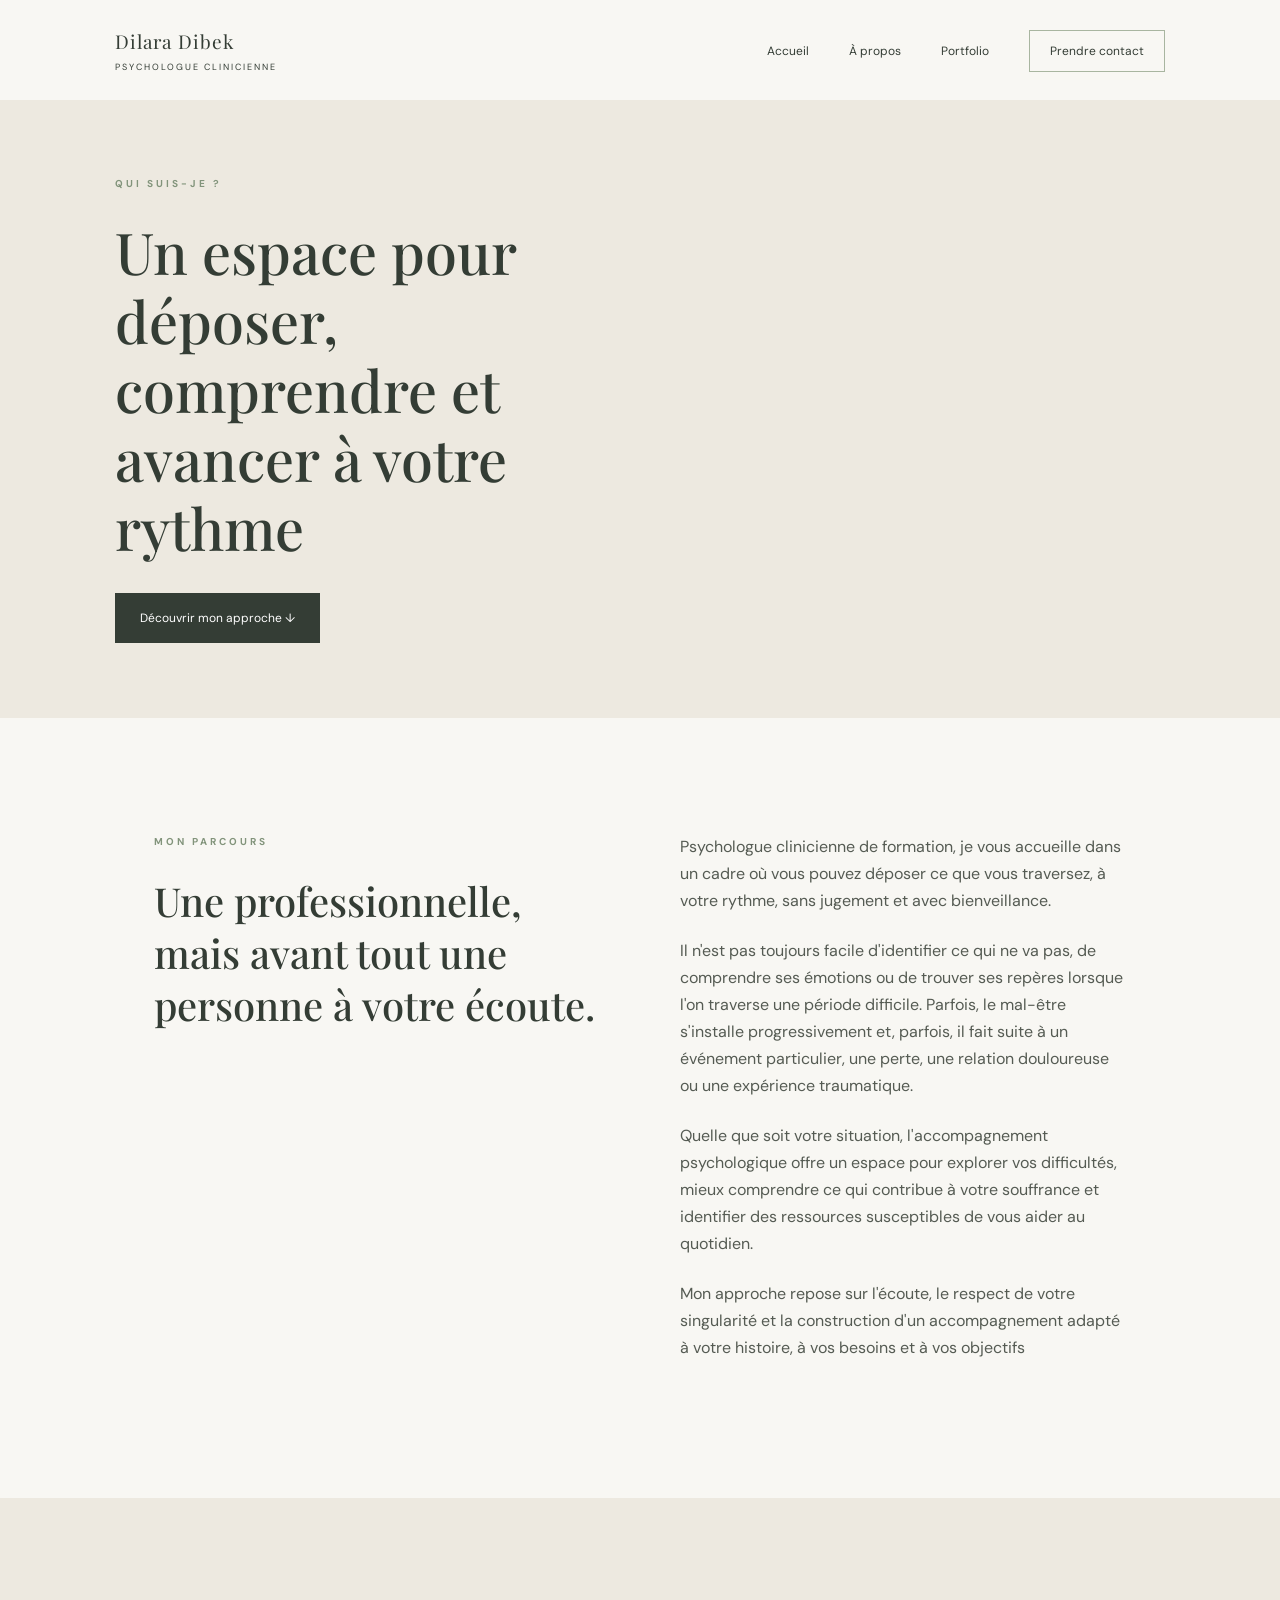
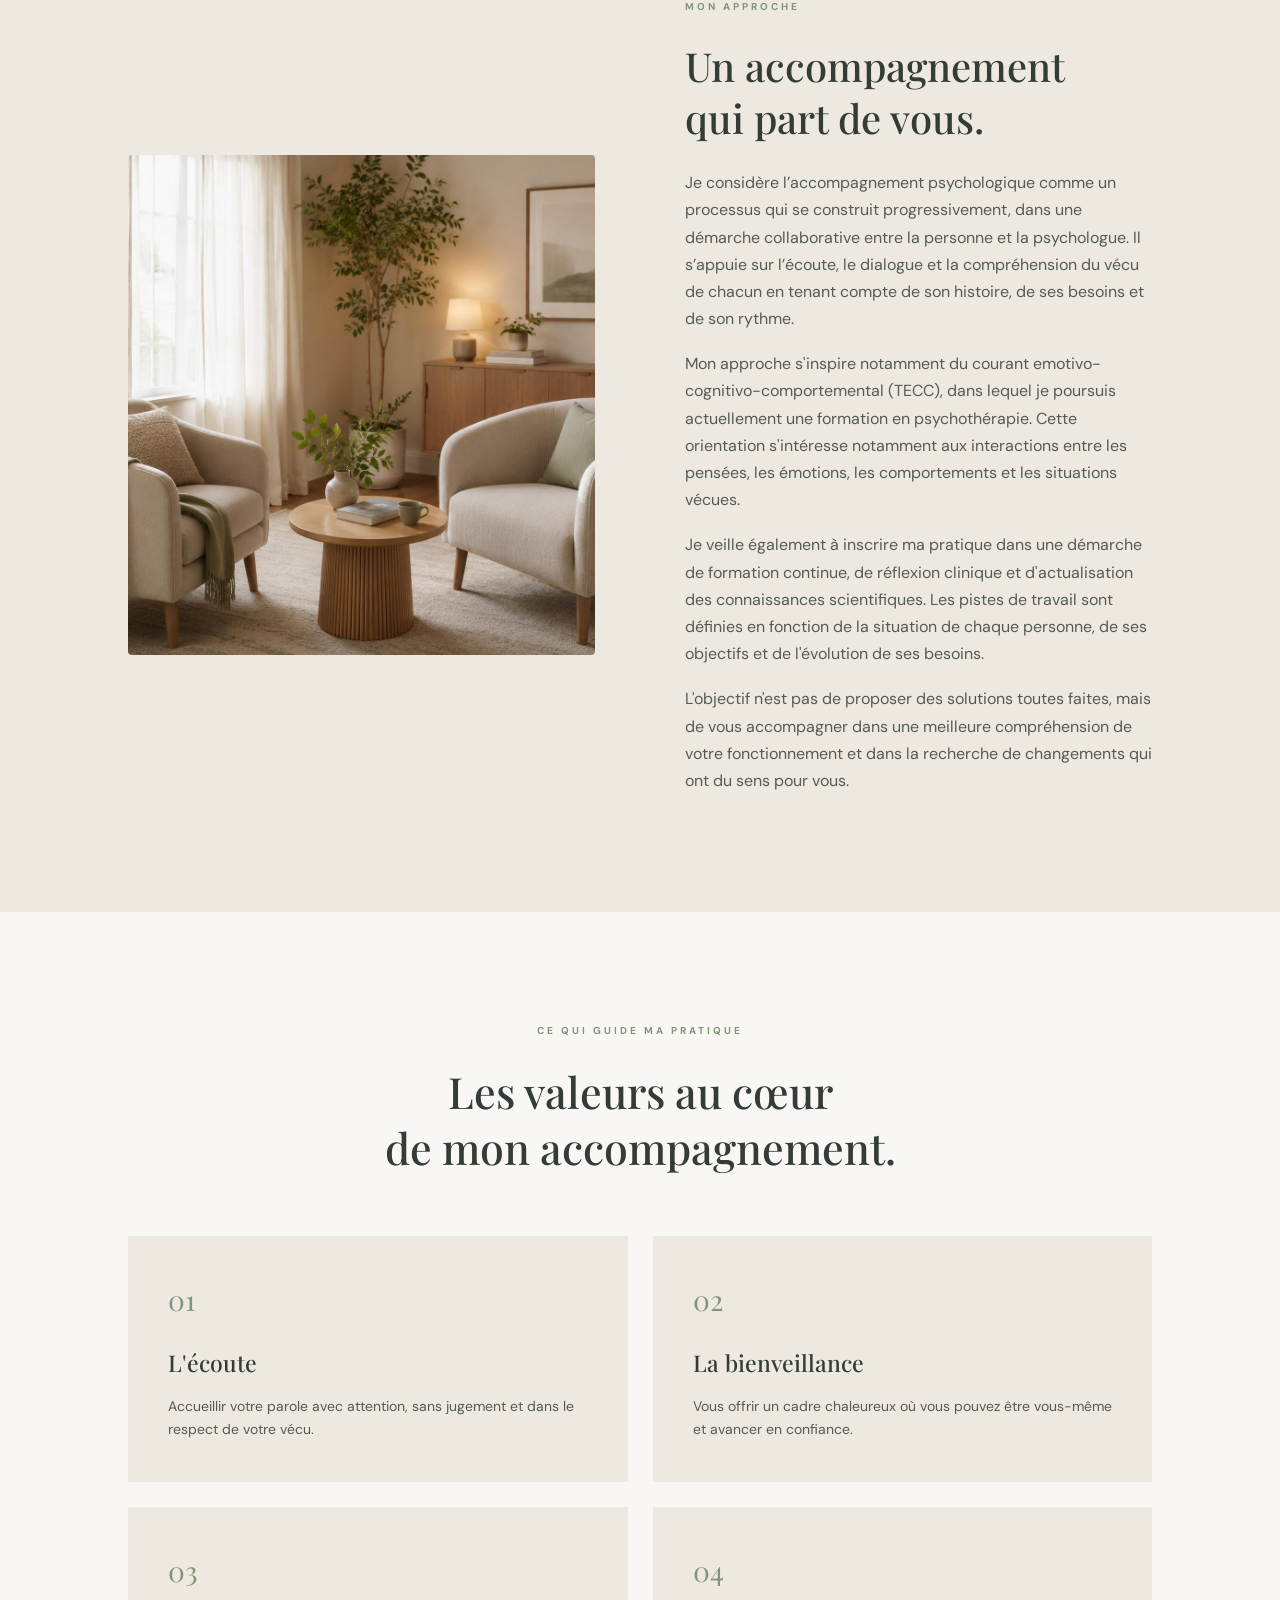
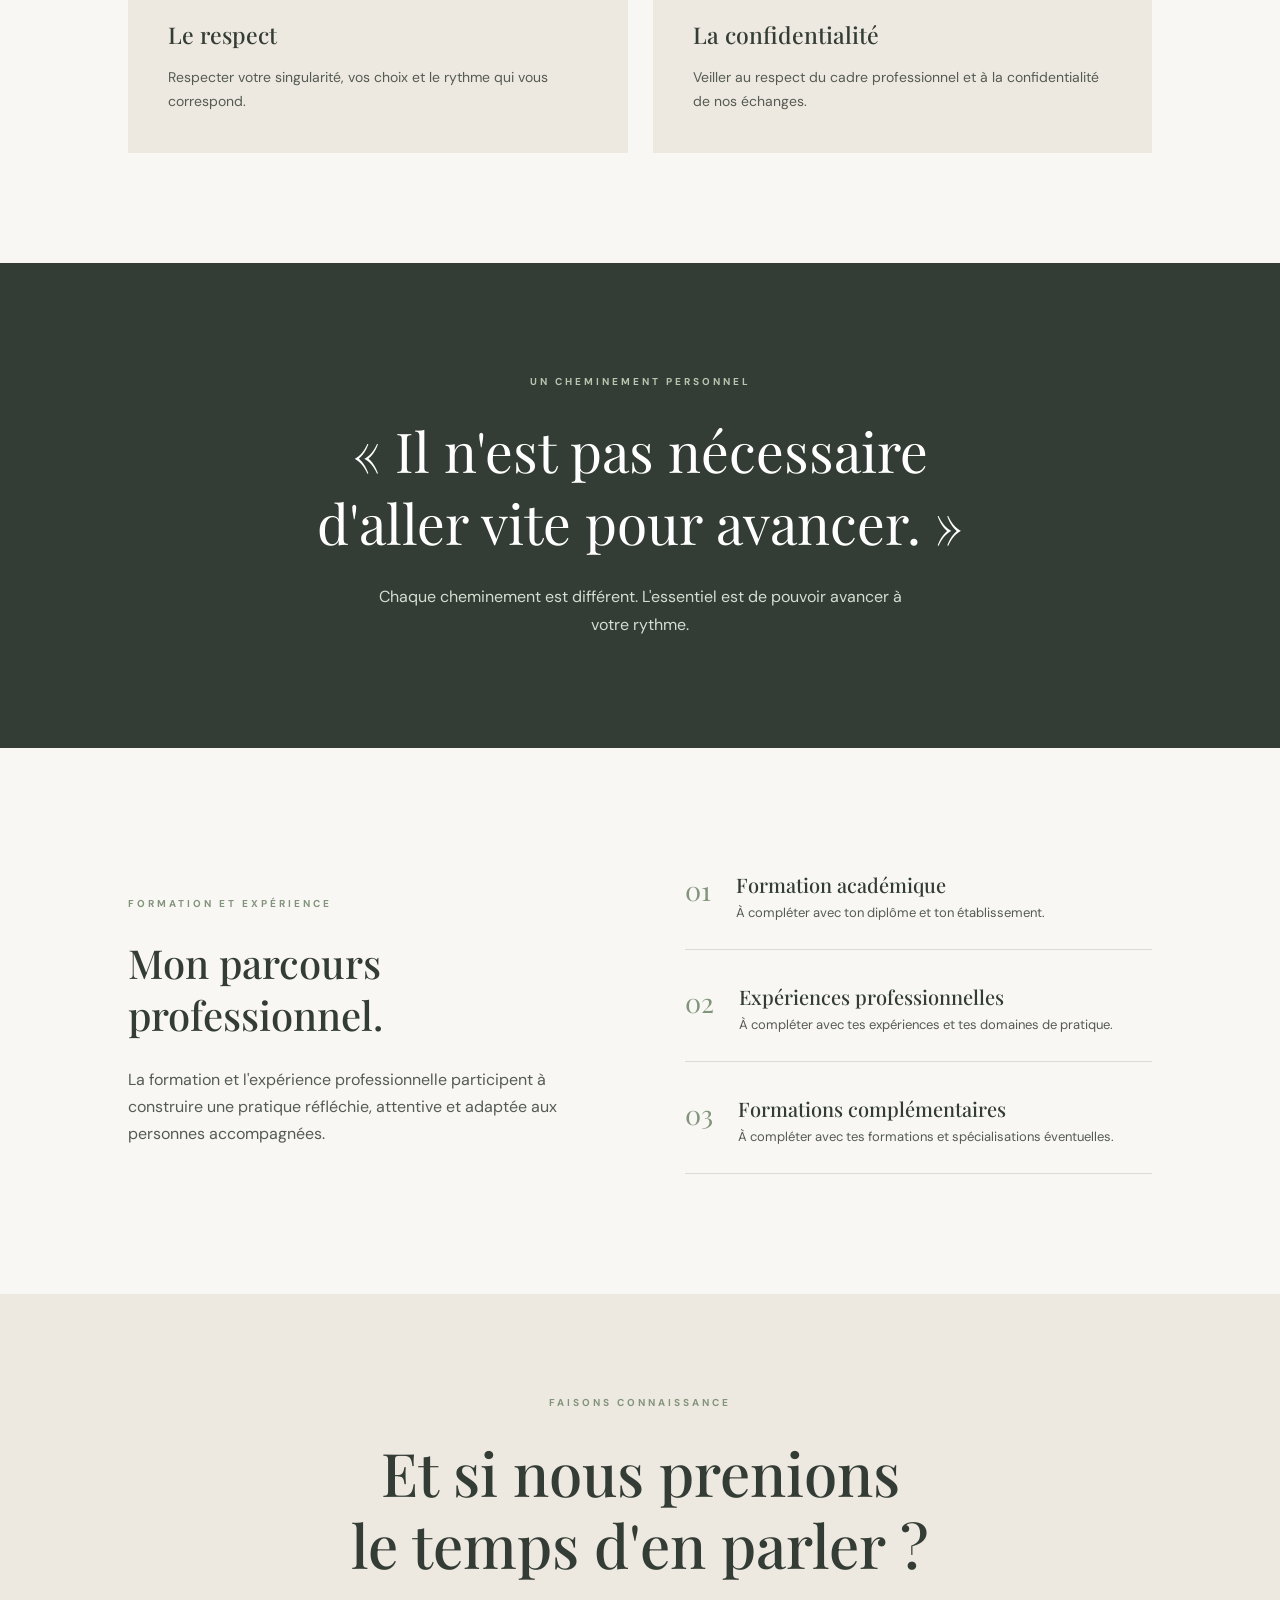
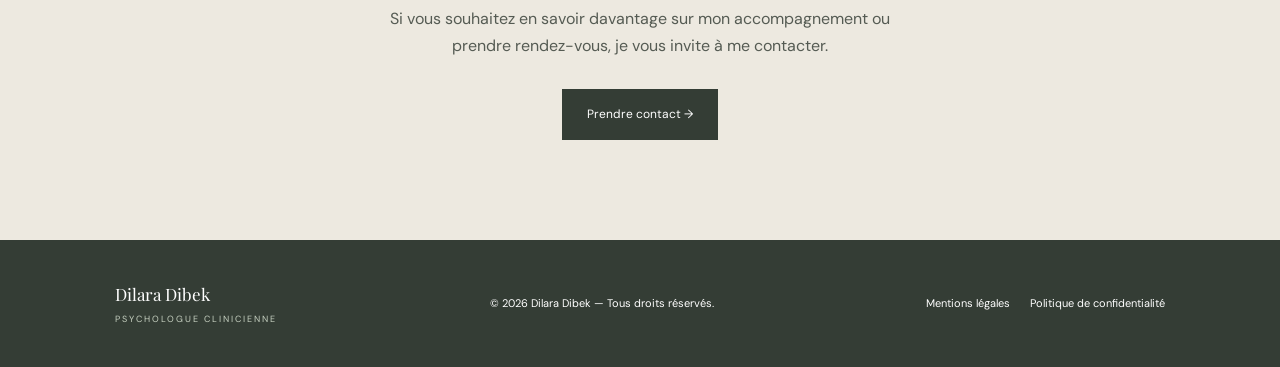
<file: apropos.html>
<!DOCTYPE html>
<html lang="fr">
<head>
    <meta charset="UTF-8">
    <meta name="viewport" content="width=device-width, initial-scale=1.0">

    <title>À propos | Dilara Dibek – Psychologue clinicienne à Mons</title>
    <meta name="description" content="Découvrez Dilara Dibek, psychologue clinicienne à Mons, son parcours, son approche et sa vision de l'accompagnement psychologique.">

    <link rel="stylesheet" href="a-propos.css">

    <link href="https://fonts.googleapis.com/css2?family=DM+Sans:wght@400;500;600;700&family=Playfair+Display:wght@400;500;600&display=swap" rel="stylesheet">
</head>

<body>

<header class="header">
    <a href="index.html" class="logo">
        Dilara Dibek
        <span>PSYCHOLOGUE CLINICIENNE</span>
    </a>

<nav>
    <ul>
        <li class="btn-deroulant">
            <a href="index.html">Accueil</a>

            <ul class="sous-menu">
                <li><a href="index.html#accompagnement">Accompagnement</a></li>
                <li><a href="index.html#seances">Les séances</a></li>
                <li><a href="index.html#galerie">Le cabinet</a></li>
            </ul>
        </li>

        <li><a href="a-propos.html">À propos</a></li>

        <li><a href="portfolio.html">Portfolio</a></li>

        <li><a href="contact.html" class="nav-button">Prendre contact</a></li>
    </ul>
</nav>

</header>

<main>

    <!-- INTRODUCTION -->

    <section class="about-hero">

        <div class="about-hero-text">
            <p class="eyebrow">QUI SUIS-JE ?</p>

            <h1>Un espace pour déposer, comprendre et avancer à votre rythme <br>
                
            </h1>

            <p>
               
            </p>

            <a href="#mon-approche" class="button">
                Découvrir mon approche ↓
            </a>
      

    </section>


    <!-- PRESENTATION -->

    <section class="presentation">

        <div class="presentation-heading">
            <p class="eyebrow">MON PARCOURS</p>

            <h2>Une professionnelle,<br>
                mais avant tout une personne à votre écoute.</h2>
        </div>

        <div class="presentation-content">

            <p> Psychologue clinicienne de formation, je vous accueille dans un cadre où vous pouvez déposer ce que vous traversez, à votre rythme, sans jugement et avec bienveillance.

            </p>

            <p>Il n'est pas toujours facile d'identifier ce qui ne va pas, de comprendre ses émotions ou de trouver ses repères lorsque l'on traverse une période difficile. Parfois, le mal-être s'installe progressivement et, parfois, il fait suite à un événement particulier, une perte, une relation douloureuse ou une expérience traumatique.          

            </p>

            <p>
               Quelle que soit votre situation, l'accompagnement psychologique offre un espace pour explorer vos difficultés, mieux comprendre ce qui contribue à votre souffrance et identifier des ressources susceptibles de vous aider au quotidien. 
            </p>

            <p> Mon approche repose sur l'écoute, le respect de votre singularité et la construction d'un accompagnement adapté à votre histoire, à vos besoins et à vos objectifs </p>

        </div>

    </section>


    <!-- APPROCHE -->

    <section class="approach" id="mon-approche">

        <div class="approach-image">
            <img src="galerie-cabinet.jpeg"
                 alt="Un espace de consultation chaleureux">
        </div>

        <div class="approach-text">

            <p class="eyebrow">MON APPROCHE</p>

            <h2>Un accompagnement<br>
                qui part de vous.</h2>

            <p>
                Je considère l’accompagnement psychologique comme un processus qui se construit progressivement, dans une démarche collaborative entre la personne et la psychologue. Il s’appuie sur l’écoute, le dialogue et la compréhension du vécu de chacun en tenant compte de son histoire, de ses besoins et de son rythme.
            </p>

            <p>
                Mon approche s'inspire notamment du courant emotivo-cognitivo-comportemental (TECC), dans lequel je poursuis actuellement une formation en psychothérapie. Cette orientation s'intéresse notamment aux interactions entre les pensées, les émotions, les comportements et les situations vécues.
            </p>

            <p>
                Je veille également à inscrire ma pratique dans une démarche de formation continue, de réflexion clinique et d'actualisation des connaissances scientifiques. Les pistes de travail sont définies en fonction de la situation de chaque personne, de ses objectifs et de l'évolution de ses besoins.
            </p>

            <p> L'objectif n'est pas de proposer des solutions toutes faites, mais de vous accompagner dans une meilleure compréhension de votre fonctionnement et dans la recherche de changements qui ont du sens pour vous.</p>

        </div>

    </section>


    <!-- VALEURS -->

    <section class="values">

        <div class="section-heading">
            <p class="eyebrow">CE QUI GUIDE MA PRATIQUE</p>

            <h2>Les valeurs au cœur<br>
                de mon accompagnement.</h2>
        </div>

        <div class="values-grid">

            <article class="value-card">
                <span>01</span>
                <h3>L'écoute</h3>
                <p>
                    Accueillir votre parole avec attention,
                    sans jugement et dans le respect
                    de votre vécu.
                </p>
            </article>

            <article class="value-card">
                <span>02</span>
                <h3>La bienveillance</h3>
                <p>
                    Vous offrir un cadre chaleureux
                    où vous pouvez être vous-même
                    et avancer en confiance.
                </p>
            </article>

            <article class="value-card">
                <span>03</span>
                <h3>Le respect</h3>
                <p>
                    Respecter votre singularité,
                    vos choix et le rythme qui
                    vous correspond.
                </p>
            </article>

            <article class="value-card">
                <span>04</span>
                <h3>La confidentialité</h3>
                <p>
                    Veiller au respect du cadre
                    professionnel et à la confidentialité
                    de nos échanges.
                </p>
            </article>

        </div>

    </section>


    <!-- CITATION -->

    <section class="quote">

        <p class="eyebrow">UN CHEMINEMENT PERSONNEL</p>

        <h2>
            « Il n'est pas nécessaire<br>
            d'aller vite pour avancer. »
        </h2>

        <p>
            Chaque cheminement est différent.
            L'essentiel est de pouvoir avancer à votre rythme.
        </p>

    </section>


    <!-- FORMATION A COMPLETER -->

    <section class="formation">

        <div class="formation-text">
            <p class="eyebrow">FORMATION ET EXPÉRIENCE</p>

            <h2>Mon parcours professionnel.</h2>

            <p>
                La formation et l'expérience professionnelle
                participent à construire une pratique réfléchie,
                attentive et adaptée aux personnes accompagnées.
            </p>
        </div>

        <div class="formation-details">

            <div class="formation-item">
                <span>01</span>
                <div>
                    <h3>Formation académique</h3>
                    <p>À compléter avec ton diplôme et ton établissement.</p>
                </div>
            </div>

            <div class="formation-item">
                <span>02</span>
                <div>
                    <h3>Expériences professionnelles</h3>
                    <p>À compléter avec tes expériences et tes domaines de pratique.</p>
                </div>
            </div>

            <div class="formation-item">
                <span>03</span>
                <div>
                    <h3>Formations complémentaires</h3>
                    <p>À compléter avec tes formations et spécialisations éventuelles.</p>
                </div>
            </div>

        </div>

    </section>


    <!-- CONTACT -->

    <section class="contact">

        <p class="eyebrow">FAISONS CONNAISSANCE</p>

        <h2>Et si nous prenions<br>
            le temps d'en parler ?</h2>

        <p>
            Si vous souhaitez en savoir davantage sur mon accompagnement
            ou prendre rendez-vous, je vous invite à me contacter.
        </p>

        <a href="index.html#contact" class="button">
            Prendre contact →
        </a>

    </section>

</main>


<footer>

    <div class="footer-logo">
        Dilara Dibek
        <span>PSYCHOLOGUE CLINICIENNE</span>
    </div>

    <p>© 2026 Dilara Dibek — Tous droits réservés.</p>

    <div class="footer-links">
        <a href="#">Mentions légales</a>
        <a href="#">Politique de confidentialité</a>
    </div>

</footer>

</body>
</html>
</file>
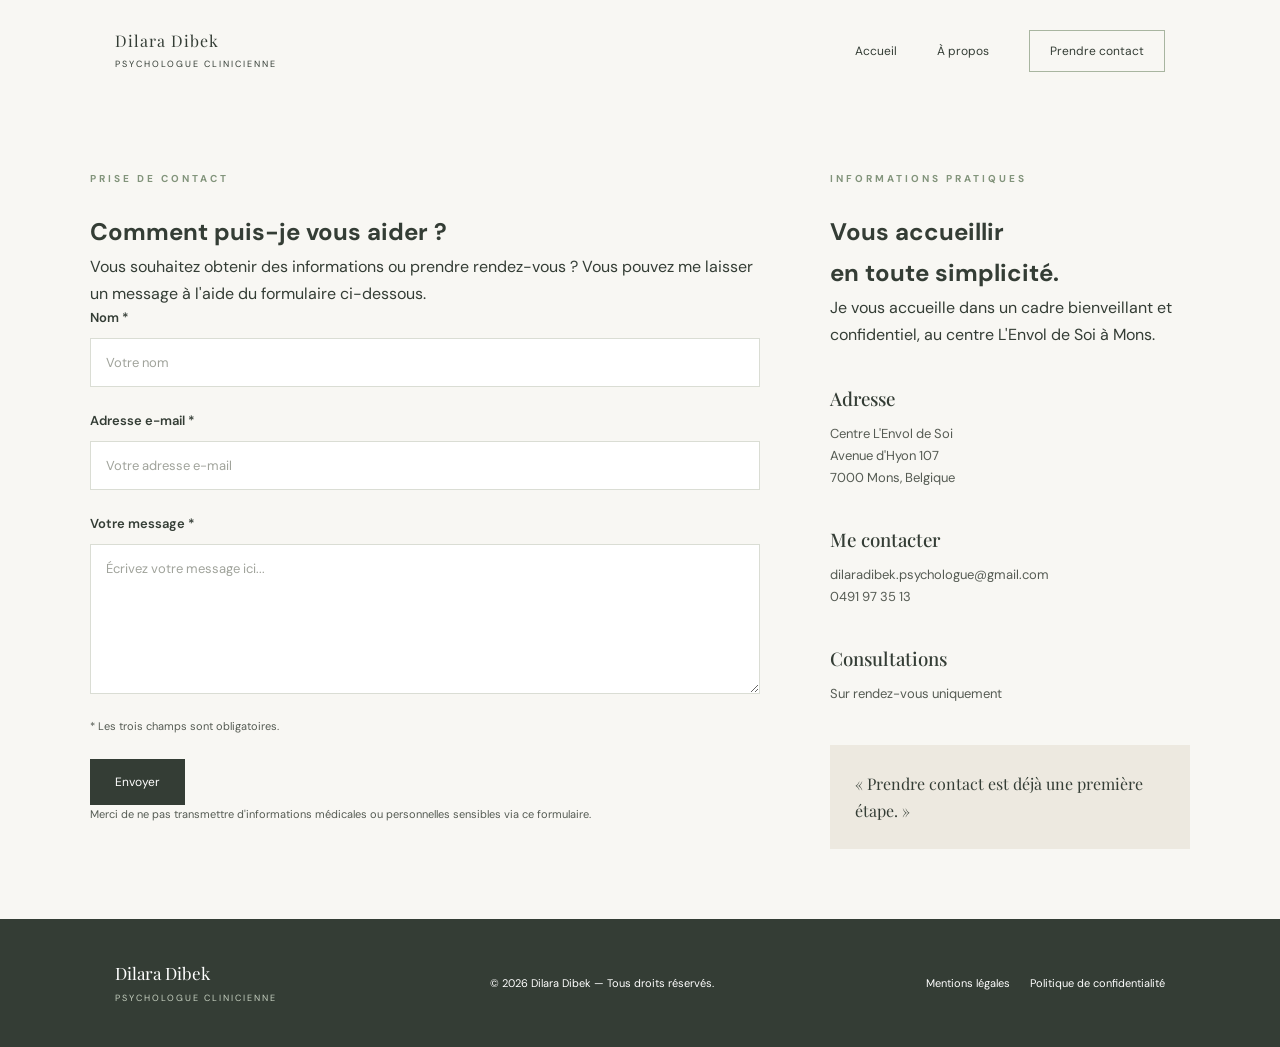
<file: contact.html>
<!DOCTYPE html>
<html lang="fr">

<head>
    <meta charset="UTF-8">
    <meta name="viewport" content="width=device-width, initial-scale=1.0">

    <title>Contact | Dilara Dibek - Psychologue clinicienne à Mons</title>

    <link rel="stylesheet" href="style.css">

    <link href="https://fonts.googleapis.com/css2?family=DM+Sans:wght@400;500;600;700&family=Playfair+Display:wght@400;500;600&display=swap" rel="stylesheet">
</head>

<body>

<header class="header">

    <a href="index.html#accueil" class="logo">
        Dilara Dibek
        <span>PSYCHOLOGUE CLINICIENNE</span>
    </a>

    <nav>
        <ul>
            <li class="btn-deroulant">
                <a href="index.html#accueil">Accueil</a>
                <ul class="sous-menu">
                    <li><a href="index.html#accompagnement">Accompagnement</a></li>
                    <li><a href="index.html#seances">Les séances</a></li>
                    <li><a href="index.html#galerie">Le cabinet </a></li>
                </ul>
            </li>

            <li><a href="apropos.html">À propos</a></li>

            <li>
                <a href="contact.html" class="nav-button">Prendre contact</a>
            </li>
        </ul>
    </nav>

</header>

<main>

    
<section class="contact-content">

    <div class="contact-form-area">

        <p class="eyebrow"> PRISE DE CONTACT </p>

        <h2>Comment puis-je vous aider ?</h2>

        <p class="form-intro">
            Vous souhaitez obtenir des informations ou prendre rendez-vous ?
            Vous pouvez me laisser un message à l'aide du formulaire ci-dessous.
        </p>

        <form id="formulaire-contact" class="contact-form">

            <div class="form-group">
                <label for="nom">Nom *</label>
                <input type="text" id="nom" name="nom"
                       placeholder="Votre nom" required>
            </div>

            <div class="form-group">
                <label for="email">Adresse e-mail *</label>
                <input type="email" id="email" name="email"
                       placeholder="Votre adresse e-mail" required>
            </div>

            <div class="form-group">
                <label for="message">Votre message *</label>
                <textarea id="message" name="message" rows="6"
                          placeholder="Écrivez votre message ici..."
                          required></textarea>
            </div>

            <p class="required-note">
                * Les trois champs sont obligatoires.
            </p>

            <button type="submit" class="button">
                Envoyer 
            </button>

        </form>

        <p class="privacy-note">
            Merci de ne pas transmettre d'informations médicales ou personnelles sensibles via ce formulaire.
        </p>

    </div>

    <aside class="contact-sidebar">

        <div class="sidebar-intro">
            <p class="eyebrow">INFORMATIONS PRATIQUES</p>

            <h2>Vous accueillir<br>en toute simplicité.</h2>

            <p>
                Je vous accueille dans un cadre bienveillant et confidentiel,
                au centre L'Envol de Soi à Mons.
            </p>
        </div>

        <div class="sidebar-detail">
           

            <div>
                <h3>Adresse</h3>
                <p>Centre L'Envol de Soi</p>
                <p>Avenue d'Hyon 107</p>
                <p>7000 Mons, Belgique</p>
            </div>
        </div>

        <div class="sidebar-detail">
            
            <div>
                <h3>Me contacter</h3>
                <p>
                    <a href="mailto:dilaradibek.psychologue@gmail.com">
                        dilaradibek.psychologue@gmail.com
                    </a>
                </p>
                <p>
                    <a href="tel:+32491973513">0491 97 35 13</a>
                </p>
            </div>
        </div>

        <div class="sidebar-detail">
            
            <div>
                <h3>Consultations</h3>
                <p>Sur rendez-vous uniquement</p>
            </div>
        </div>

        <div class="sidebar-message">
            <p>« Prendre contact est déjà une première étape. »</p>
        </div>

    </aside>

</section>


</main>

<footer>

    <div class="footer-logo">
        Dilara Dibek
        <span>PSYCHOLOGUE CLINICIENNE</span>
    </div>

    <p>© 2026 Dilara Dibek — Tous droits réservés.</p>

    <div class="footer-links">
        <a href="#">Mentions légales</a>
        <a href="#">Politique de confidentialité</a>
    </div>

</footer>

<script src="contact.js" defer></script>

</body>
</html>
</file>
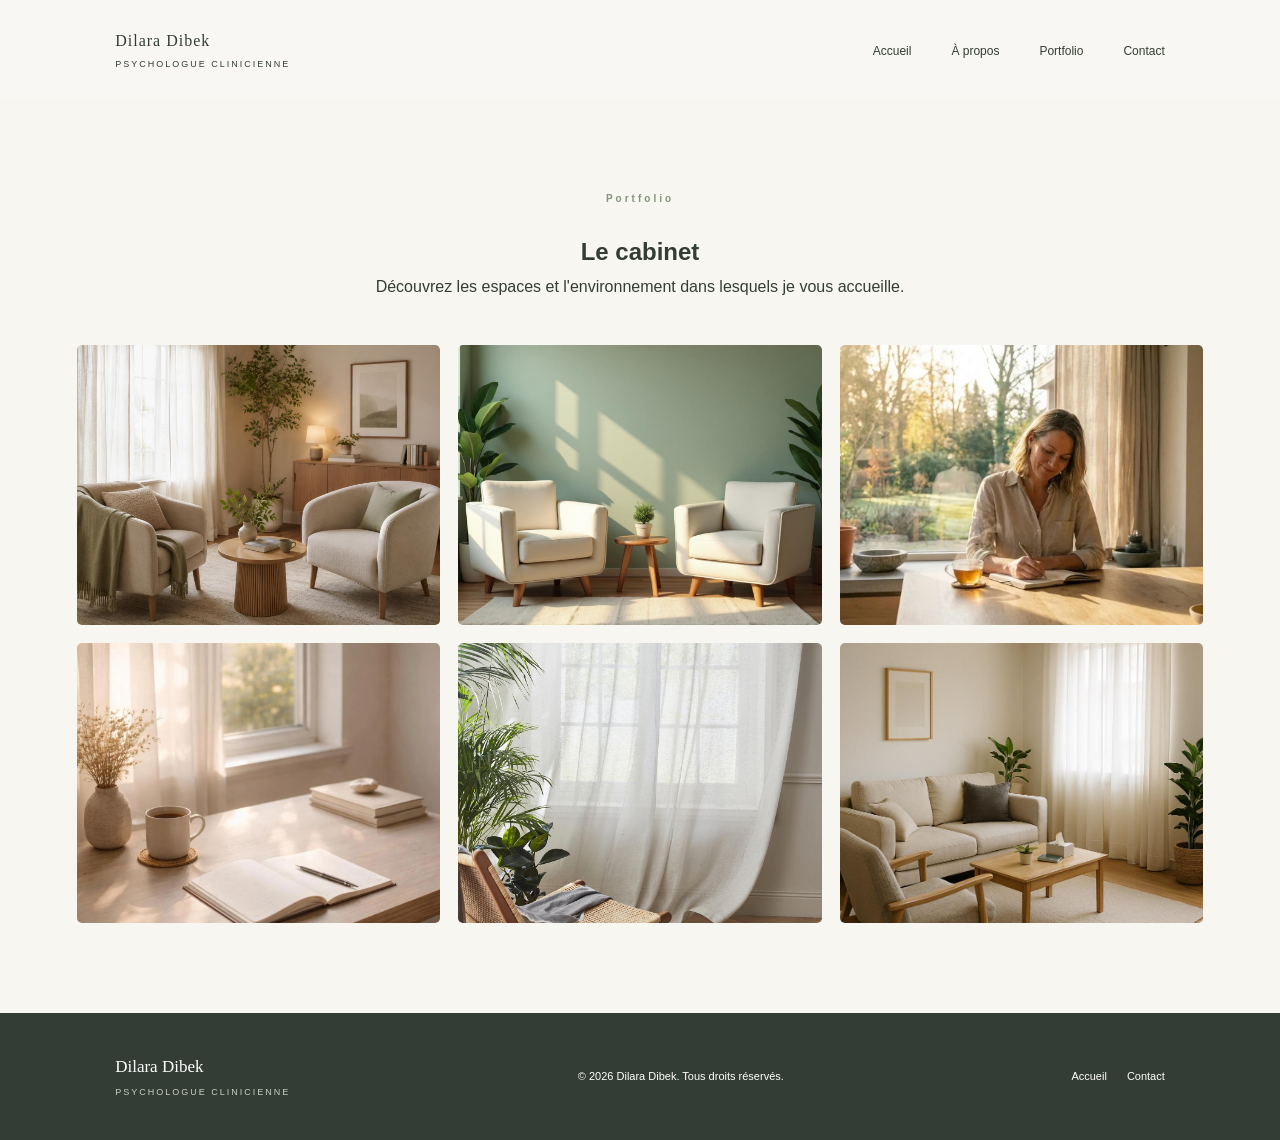
<file: portefolio.html>
<!DOCTYPE html>
<html lang="fr">

<head>
    <meta charset="UTF-8">
    <meta name="viewport" content="width=device-width, initial-scale=1.0">
    <title>Portfolio | Dilara Dibek</title>

    <link rel="stylesheet" href="style.css">
</head>

<body>

    <!-- HEADER -->
    <header class="header">

        <a href="index.html" class="logo">
            Dilara Dibek
            <span>PSYCHOLOGUE CLINICIENNE</span>
        </a>

        <nav>
            <ul>
                <li><a href="index.html">Accueil</a></li>
                <li><a href="a-propos.html">À propos</a></li>
                <li><a href="portfolio.html">Portfolio</a></li>
                <li><a href="contact.html">Contact</a></li>
            </ul>
        </nav>

    </header>


    <!-- CONTENU PRINCIPAL -->
    <main>

        <section class="gallery">

            <div class="gallery-heading">
                <p class="eyebrow"> Portfolio </p>

                <h1> Le cabinet</h1>

                <p>
                    Découvrez les espaces et l'environnement
                    dans lesquels je vous accueille.
                </p>
            </div>

            <div class="gallery-grid">

                <div class="gallery-item">
                    <img src="galerie-cabinet.jpeg" alt="Espace d'accueil">
                </div>

                <div class="gallery-item">
                    <img src="galerie-fauteuil.jpeg" alt="Espace de consultation">
                </div>

                <div class="gallery-item">
                    <img src="galerie-introspection.jpeg" alt="Espace de travail">
                </div>

                <div class="gallery-item">
                    <img src="galerie-carnet.jpeg" alt="Cadre de consultation">
                </div>

                <div class="gallery-item">
                    <img src="galerie-serenite.jpeg" alt="Espace chaleureux">
                </div>

                <div class="gallery-item">
                    <img src="galerie-accueil.jpeg" alt="Ambiance apaisante">
                </div>

            </div>

        </section>

    </main>


    <!-- FOOTER -->
    <footer>

        <div class="footer-logo">
            Dilara Dibek
            <span>PSYCHOLOGUE CLINICIENNE</span>
        </div>

        <p>© 2026 Dilara Dibek. Tous droits réservés.</p>

        <div class="footer-links">
            <a href="index.html">Accueil</a>
            <a href="contact.html">Contact</a>
        </div>

    </footer>

</body>
</html>
</file>
<file: a-propos.css>
/* =========================
   VARIABLES ET RESET
========================= */

:root {
    --beige: #EDE9E0;
    --cream: #F8F7F3;
    --sage: #A8B5A0;
    --dark-green: #343D35;
    --text: #555B53;
    --white: #FFFFFF;
}

* {
    margin: 0;
    padding: 0;
    box-sizing: border-box;
}

html {
    scroll-behavior: smooth;
}

body {
    font-family: 'DM Sans', sans-serif;
    background: var(--cream);
    color: var(--dark-green);
    line-height: 1.7;
}

img {
    display: block;
    width: 100%;
    object-fit: cover;
}

a {
    text-decoration: none;
}


/* =========================
   HEADER
========================= */

.header {
    min-height: 100px;
    padding: 20px 9%;
    display: flex;
    justify-content: space-between;
    align-items: center;
    background: var(--cream);
}

.logo {
    font-family: 'Playfair Display', serif;
    font-size: 19px;
    color: var(--dark-green);
    letter-spacing: 1px;
}

.logo span,
.footer-logo span {
    display: block;
    font-family: 'DM Sans', sans-serif;
    font-size: 9px;
    letter-spacing: 2px;
    margin-top: 3px;
}


nav {
    display: flex;
    align-items: center;
    gap: 30px;
}

nav ul {
    display: flex;
    align-items: center;
    gap: 40px;
    list-style: none;
}

nav a {
    font-size: 12px;
    color: var(--dark-green);
    transition: .3s;
}

nav a:hover;

nav a.active {
    color: #82947B;
}

/* MENU DEROULANT */

.btn-deroulant {
    position: relative;
}

.sous-menu {
    display: none;
    flex-direction: column;
    background-color: #F8F7F3;
    min-width: 150px;
    position: absolute;
    top: 100%;
    left: 0;
    gap: 0;
    z-index: 10;
    padding: 5px;
}

.btn-deroulant:hover .sous-menu {
    display: flex;
}

.sous-menu li {
    width: 100%;
}

.sous-menu a {
    display: block;
    padding: 8px 10px;
}


nav a {
    font-size: 12px;
    color: var(--dark-green);
    transition: .3s;
}

nav a:hover,
nav a.active {
    color: #82947B;
}

.nav-button {
    border: 1px solid var(--sage);
    padding: 12px 20px;
}

.nav-button:hover {
    background: var(--sage);
    color: white;
}



/* =========================
   ELEMENTS COMMUNS
========================= */

.eyebrow {
    font-size: 10px;
    font-weight: 700;
    letter-spacing: 3px;
    color: #82947B;
    margin-bottom: 25px;
}

.button {
    display: inline-block;
    background: var(--dark-green);
    color: white;
    padding: 15px 25px;
    font-size: 12px;
    transition: .3s;
}

.button:hover {
    background: #82947B;
    transform: translateY(-2px);
}


/* =========================
   HERO A PROPOS
========================= */

.about-hero {
    min-height: 600px;
    display: grid;
    grid-template-columns: 1fr 1fr;
    align-items: center;
    gap: 65px;
    padding: 75px 9%;
    background: var(--beige);
}

.about-hero-text {
    max-width: 580px;
}

.about-hero h1 {
    font-family: 'Playfair Display', serif;
    font-size: clamp(40px, 4.5vw, 60px);
    font-weight: 500;
    line-height: 1.2;
    margin-bottom: 30px;
}

.about-hero h1 span {
    color: #82947B;
}

.about-hero-text > p:not(.eyebrow) {
    color: var(--text);
    margin-bottom: 30px;
    max-width: 470px;
}

.about-hero-image img {
    height: 460px;
    border-radius: 180px 180px 0 0;
}


/* =========================
   PRESENTATION
========================= */

.presentation {
    display: grid;
    grid-template-columns: 1fr 1fr;
    gap: 80px;
    align-items: start;
    padding: 115px 12%;
}

.presentation-heading h2,
.approach h2,
.formation h2 {
    font-family: 'Playfair Display', serif;
    font-size: 40px;
    line-height: 1.3;
    font-weight: 500;
}

.presentation-content p {
    color: var(--text);
    margin-bottom: 22px;
}


/* =========================
   APPROCHE
========================= */

.approach {
    display: grid;
    grid-template-columns: 1fr 1fr;
    align-items: center;
    gap: 90px;
    padding: 100px 10%;
    background: var(--beige);
}

.approach-image img {
    height: 500px;
    border-radius: 4px;
}

.approach-text p:not(.eyebrow) {
    color: var(--text);
    margin-bottom: 18px;
}

.approach h2 {
    margin-bottom: 25px;
}


/* =========================
   VALEURS
========================= */

.values {
    padding: 110px 10%;
}

.section-heading {
    text-align: center;
    margin-bottom: 60px;
}

.section-heading h2 {
    font-family: 'Playfair Display', serif;
    font-size: 43px;
    font-weight: 500;
    line-height: 1.3;
}

.values-grid {
    display: grid;
    grid-template-columns: repeat(2, 1fr);
    gap: 25px;
}

.value-card {
    padding: 40px;
    background: var(--beige);
    transition: .3s;
}

.value-card:hover {
    transform: translateY(-5px);
    background: #E4E9DF;
}

.value-card span {
    display: block;
    font-family: 'Playfair Display', serif;
    font-size: 28px;
    color: #82947B;
    margin-bottom: 20px;
}

.value-card h3 {
    font-family: 'Playfair Display', serif;
    font-size: 23px;
    font-weight: 500;
    margin-bottom: 12px;
}

.value-card p {
    font-size: 14px;
    color: var(--text);
}


/* =========================
   CITATION
========================= */

.quote {
    padding: 110px 10%;
    background: var(--dark-green);
    color: white;
    text-align: center;
}

.quote .eyebrow {
    color: #B8C6B0;
}

.quote h2 {
    font-family: 'Playfair Display', serif;
    font-size: clamp(35px, 5vw, 55px);
    font-weight: 400;
    line-height: 1.3;
    margin-bottom: 25px;
}

.quote p:last-child {
    color: #D5DDD1;
    max-width: 550px;
    margin: auto;
}


/* =========================
   FORMATION
========================= */

.formation {
    display: grid;
    grid-template-columns: 1fr 1fr;
    gap: 90px;
    align-items: center;
    padding: 120px 10%;
}

.formation-text > p:not(.eyebrow) {
    color: var(--text);
    margin-top: 25px;
}

.formation-details {
    display: flex;
    flex-direction: column;
    gap: 30px;
}

.formation-item {
    display: flex;
    gap: 25px;
    padding-bottom: 25px;
    border-bottom: 1px solid #DADDD4;
}

.formation-item span {
    font-family: 'Playfair Display', serif;
    color: #82947B;
    font-size: 27px;
}

.formation-item h3 {
    font-family: 'Playfair Display', serif;
    font-size: 20px;
    font-weight: 500;
}

.formation-item p {
    font-size: 13px;
    color: var(--text);
}


/* =========================
   CONTACT
========================= */

.contact {
    background: var(--beige);
    text-align: center;
    padding: 100px 10%;
}

.contact h2 {
    font-family: 'Playfair Display', serif;
    font-size: clamp(42px, 5vw, 60px);
    font-weight: 500;
    line-height: 1.2;
    margin-bottom: 25px;
}

.contact > p:not(.eyebrow) {
    color: var(--text);
    max-width: 500px;
    margin: 0 auto 30px;
}


/* =========================
   FOOTER
========================= */

footer {
    padding: 40px 9%;
    display: flex;
    justify-content: space-between;
    align-items: center;
    gap: 25px;
    background: var(--dark-green);
    color: white;
    font-size: 11px;
}

.footer-logo {
    font-family: 'Playfair Display', serif;
    font-size: 17px;
}

.footer-logo span {
    color: #C7D1C1;
}

.footer-links {
    display: flex;
    gap: 20px;
}

.footer-links a {
    color: white;
    font-size: 11px;
}


/* =========================
   RESPONSIVE
========================= */

@media (max-width: 900px) {

    .header {
        padding: 25px 5%;
        flex-direction: column;
        gap: 25px;
    }

    nav {
        flex-wrap: wrap;
        justify-content: center;
        gap: 15px;
    }

    .about-hero,
    .presentation,
    .approach,
    .formation {
        grid-template-columns: 1fr;
        gap: 45px;
        padding: 75px 7%;
    }

    .about-hero-image img {
        height: 380px;
    }

    .approach-image img {
        height: 380px;
    }

    .values,
    .contact {
        padding: 75px 7%;
    }

    footer {
        flex-direction: column;
        text-align: center;
    }
}

@media (max-width: 550px) {

    .values-grid {
        grid-template-columns: 1fr;
    }

    .presentation-heading h2,
    .approach h2,
    .formation h2,
    .section-heading h2 {
        font-size: 34px;
    }

    .about-hero h1 {
        font-size: 40px;
    }

    .quote {
        padding: 75px 7%;
    }
}
</file>
<file: style.css>
/* =========================
   VARIABLES ET RESET
========================= */

:root {
    --beige: #EDE9E0;
    --cream: #F8F7F3;
    --sage: #A8B5A0;
    --dark-green: #343D35;
    --text: #555B53;
    --white: #FFFFFF;
}

* {
    margin: 0;
    padding: 0;
    box-sizing: border-box;
}

html {
    scroll-behavior: smooth;
}

body {
    font-family: 'DM Sans', sans-serif;
    background: var(--cream);
    color: var(--dark-green);
    line-height: 1.7;
}

img {
    display: block;
    width: 100%;
    object-fit: cover;
}

a {
    text-decoration: none;
}

/* =========================
   HEADER
========================= */

.header {
    height: 100px;
    padding: 0 9%;
    display: flex;
    justify-content: space-between;
    align-items: center;
    background: var(--cream);
}

.logo {
    font-family: 'Playfair Display', serif;
     color: var(--dark-green);
    letter-spacing: 1px;
}

.logo span,
.footer-logo span {
    display: block;
    font-family: 'DM Sans', sans-serif;
    font-size: 9px;
    letter-spacing: 2px;
    margin-top: 3px;
}

nav {
    display: flex;
    align-items: center;
    gap: 30px;
}

nav ul { display: flex;
gap: 40px ; 
list-style: none ;
} 
nav a {
    font-size: 12px;
    color: var(--dark-green);
    transition: .3s;
}

nav a:hover {
    color: #82947B;
}

.nav-button {
    border: 1px solid var(--sage);
    padding: 12px 20px;
}

.nav-button:hover {
    background: var(--sage);
    color: white;
}

.btn-deroulant { position: relative;

}

.sous-menu { display:none; 
flex-direction: column;background-color: #F8F7F3;
min-width: 150px;
position: absolute;
top: 100%;
left: 0;
gap: 0;
z-index: 10;
padding: 5px;

}
.btn-deroulant:hover .sous-menu {  display: flex;

}


/* =========================
   HERO
========================= */

.hero {
    min-height: 620px;
    display: grid;
    grid-template-columns: 1fr 1fr;
    align-items: center;
    padding: 65px 9%;
    gap: 60px;
    background: var(--beige);
}

.hero-text {
    max-width: 570px;
}

.eyebrow {
    font-size: 10px;
    font-weight: 700;
    letter-spacing: 3px;
    color: #82947B;
    margin-bottom: 25px;
}

.hero h1 {
    font-family: 'Playfair Display', serif;
    font-size: clamp(45px, 5vw, 68px);
    font-weight: 500;
    line-height: 1.15;
    margin-bottom: 25px;
}

.hero h1 span {
    color: #82947B;
}

.hero-description {
    color: var(--text);
    max-width: 450px;
    margin-bottom: 30px;
}

.button {
    display: inline-block;
    background: var(--dark-green);
    color: white;
    padding: 15px 25px;
    font-size: 12px;
    transition: .3s;
}

.button:hover {
    background: #82947B;
    transform: translateY(-2px);
}

.location {
    font-size: 12px;
    color: var(--text);
    margin-top: 25px;
}

.hero-image img {
    height: 460px;
    border-radius: 180px 180px 0 0;
}

/* =========================
   WELCOME
========================= */

.welcome {
    text-align: center;
    padding: 115px 15%;
}

.welcome h2,
.about h2,
.sessions h2 {
    font-family: 'Playfair Display', serif;
    font-size: 43px;
    line-height: 1.3;
    font-weight: 500;
    margin-bottom: 25px;
}

.welcome > p:last-child {
    max-width: 650px;
    margin: auto;
    color: var(--text);
}

/* =========================
   ABOUT
========================= */

.about {
    display: grid;
    grid-template-columns: 1fr 1fr;
    gap: 90px;
    align-items: center;
    padding: 100px 10%;
    background: var(--beige);
}

.about-image img {
    height: 500px;
    border-radius: 4px;
}

.about-text p:not(.eyebrow) {
    color: var(--text);
    margin-bottom: 18px;
}

.text-link {
    display: inline-block;
    margin-top: 15px;
    color: var(--dark-green);
    border-bottom: 1px solid var(--sage);
    padding-bottom: 5px;
    font-size: 13px;
}

/* =========================
   SERVICES
========================= */

.services {
    padding: 110px 10%;
}

.section-heading {
    text-align: center;
    margin-bottom: 60px;
}

.section-heading h2 {
    font-family: 'Playfair Display', serif;
    font-size: 43px;
    font-weight: 500;
    margin-bottom: 15px;
}

.section-heading > p:last-child {
    color: var(--text);
}

.services-grid {
    display: grid;
    grid-template-columns: repeat(2, 1fr);
    gap: 25px;
}

.service-card {
    padding: 40px;
    background: var(--beige);
    transition: .3s;
}

.service-card:hover {
    transform: translateY(-5px);
    background: #E4E9DF;
}

.service-number {
    font-family: 'Playfair Display', serif;
    color: #82947B;
    font-size: 28px;
    margin-bottom: 20px;
}

.service-card h3 {
    font-family: 'Playfair Display', serif;
    font-size: 23px;
    font-weight: 500;
    margin-bottom: 12px;
}

.service-card p {
    font-size: 14px;
    color: var(--text);
}

/* =========================
   CITATION
========================= */

.quote {
    padding: 110px 10%;
    background: var(--dark-green);
    color: white;
    text-align: center;
}

.quote .eyebrow {
    color: #B8C6B0;
}

.quote h2 {
    font-family: 'Playfair Display', serif;
    font-size: clamp(35px, 5vw, 55px);
    font-weight: 400;
    line-height: 1.3;
    margin-bottom: 25px;
}

.quote p:last-child {
    color: #D5DDD1;
    max-width: 550px;
    margin: auto;
}

/* =========================
   SESSIONS
========================= */

.sessions {
    display: grid;
    grid-template-columns: 1fr 1fr;
    gap: 90px;
    padding: 120px 10%;
    align-items: center;
}

.sessions-text p:not(.eyebrow) {
    color: var(--text);
    margin-bottom: 18px;
}

.session-details {
    display: flex;
    flex-direction: column;
    gap: 30px;
}

.detail {
    display: flex;
    gap: 25px;
    padding-bottom: 25px;
    border-bottom: 1px solid #DADDD4;
}

.detail span {
    font-family: 'Playfair Display', serif;
    color: #82947B;
    font-size: 27px;
}

.detail h3 {
    font-family: 'Playfair Display', serif;
    font-size: 20px;
    font-weight: 500;
}

.detail p {
    font-size: 13px;
    color: var(--text);
}

/* =========================
   CONTACT
========================= */

.contact {
    background: var(--beige);
    text-align: center;
    padding: 100px 10%;
}

.contact h2 {
    font-family: 'Playfair Display', serif;
    font-size: clamp(42px, 5vw, 60px);
    font-weight: 500;
    line-height: 1.2;
    margin-bottom: 25px;
}

.contact > p:not(.eyebrow) {
    color: var(--text);
    max-width: 500px;
    margin: 0 auto 30px;
}

.contact-infos {
    display: grid;
    grid-template-columns: repeat(3, 1fr);
    gap: 30px;
    margin-top: 80px;
    padding-top: 45px;
    border-top: 1px solid #D2D4CB;
}

.contact-infos h3 {
    font-family: 'Playfair Display', serif;
    font-weight: 500;
    margin-bottom: 12px;
}

.contact-infos p {
    font-size: 13px;
    color: var(--text);
}

/* =========================
   FOOTER
========================= */

footer {
    padding: 40px 9%;
    display: flex;
    justify-content: space-between;
    align-items: center;
    gap: 25px;
    background: var(--dark-green);
    color: white;
    font-size: 11px;
}

.footer-logo {
    font-family: 'Playfair Display', serif;
    font-size: 17px;
}

.footer-logo span {
    color: #C7D1C1;
}

.footer-links {
    display: flex;
    gap: 20px;
}

.footer-links a {
    color: white;
    font-size: 11px;
}

/* =========================
   RESPONSIVE
========================= */

@media (max-width: 900px) {

    .header {
        padding: 25px 5%;
        height: auto;
        flex-direction: column;
        gap: 25px;
    }

    nav {
        flex-wrap: wrap;
        justify-content: center;
        gap: 15px;
    }

    .hero {
        grid-template-columns: 1fr;
        padding: 70px 7%;
        gap: 40px;
    }

    .hero-image img {
        height: 380px;
    }

    .about,
    .sessions {
        grid-template-columns: 1fr;
        gap: 45px;
        padding: 75px 7%;
    }

    .about-image img {
        height: 380px;
    }

    .welcome,
    .services,
    .contact {
        padding: 75px 7%;
    }

    footer {
        flex-direction: column;
        text-align: center;
    }
}

@media (max-width: 550px) {

    .services-grid {
        grid-template-columns: 1fr;
    }

    .contact-infos {
        grid-template-columns: 1fr;
        gap: 35px;
    }

    .welcome h2,
    .about h2,
    .sessions h2,
    .section-heading h2 {
        font-size: 34px;
    }

    .hero h1 {
        font-size: 46px;
    }

    .quote {
        padding: 75px 7%;
    }

    .hero-image img {
        height: 300px;
    }
}


/* GALERIE PHOTOS */

.gallery {
    padding: 90px 6%;
    background-color: #f8f6f1;
}

.gallery-heading {
    text-align: center;
    max-width: 650px;
    margin: 0 auto 45px;
}

.gallery-grid {
    display: grid;
    grid-template-columns: repeat(3, 1fr);
    gap: 18px;
}

.gallery-item {
    width: 100%;
    height: 280px;
    overflow: hidden;
    border-radius: 5px;
}

.gallery-item img {
    width: 100%;
    height: 100%;
    display: block;
    object-fit: cover;
    object-position: top;
    transition: transform 0.4s ease;
}

.gallery-item img:hover {
    transform: scale(1.04);
}

/* TABLETTES */

@media (max-width: 900px) {
    .gallery-grid {
        grid-template-columns: repeat(2, 1fr);
    }

    .gallery-item {
        height: 240px;
    }
}

/* TELEPHONES */

@media (max-width: 600px) {
    .gallery-grid {
        grid-template-columns: 1fr;
    }

    .gallery-item {
        height: 260px;
    }
}


/* =========================
   PAGE CONTACT
========================= */

/* Organisation générale */

.contact-content {
    max-width: 1200px;
    margin: 70px auto;
    padding: 0 50px;

    display: grid;
    grid-template-columns: 1.3fr 0.7fr;
    gap: 70px;
    align-items: start;
}

.contact-form-area,
.contact-sidebar {
    min-width: 0;
}

/* Formulaire */

.contact-form {
    display: flex;
    flex-direction: column;
    gap: 23px;
    width: 100%;
}

.form-group {
    display: flex;
    flex-direction: column;
    gap: 9px;
}

.form-group label {
    font-size: 13px;
    font-weight: 600;
    color: var(--dark-green);
}

.form-group input,
.form-group textarea {
    width: 100%;
    padding: 15px;
    border: 1px solid #DADDD4;
    background: white;
    color: var(--dark-green);
    font-family: 'DM Sans', sans-serif;
    font-size: 13px;
    outline: none;
    transition: .3s;
}

.form-group input:focus,
.form-group textarea:focus {
    border-color: var(--sage);
}

.form-group textarea {
    resize: vertical;
    min-height: 150px;
}

.form-group input::placeholder,
.form-group textarea::placeholder {
    color: #A0A39B;
}

.required-note,
.privacy-note {
    font-size: 11px;
    color: var(--text);
}

.contact-form .button {
    border: none;
    cursor: pointer;
    font-family: 'DM Sans', sans-serif;
    align-self: flex-start;
}

/* Informations pratiques */

.sidebar-detail {
    display: flex;
    gap: 20px;
    margin-top: 35px;
}

.sidebar-detail span {
    color: #82947B;
    font-family: 'Playfair Display', serif;
    font-size: 22px;
}

.sidebar-detail h3 {
    font-family: 'Playfair Display', serif;
    font-weight: 500;
    margin-bottom: 8px;
}

.sidebar-detail p {
    font-size: 13px;
    color: var(--text);
}

.sidebar-detail a {
    color: var(--text);
    overflow-wrap: anywhere;
}

.sidebar-detail a:hover {
    color: #82947B;
}

.sidebar-message {
    margin-top: 40px;
    padding: 25px;
    background: var(--beige);
    font-family: 'Playfair Display', serif;
}

/* Adaptation aux téléphones */

@media (max-width: 768px) {

    .contact-content {
        grid-template-columns: 1fr;
        padding: 0 25px;
        gap: 50px;
        margin: 45px auto;
    }

}
</file>
